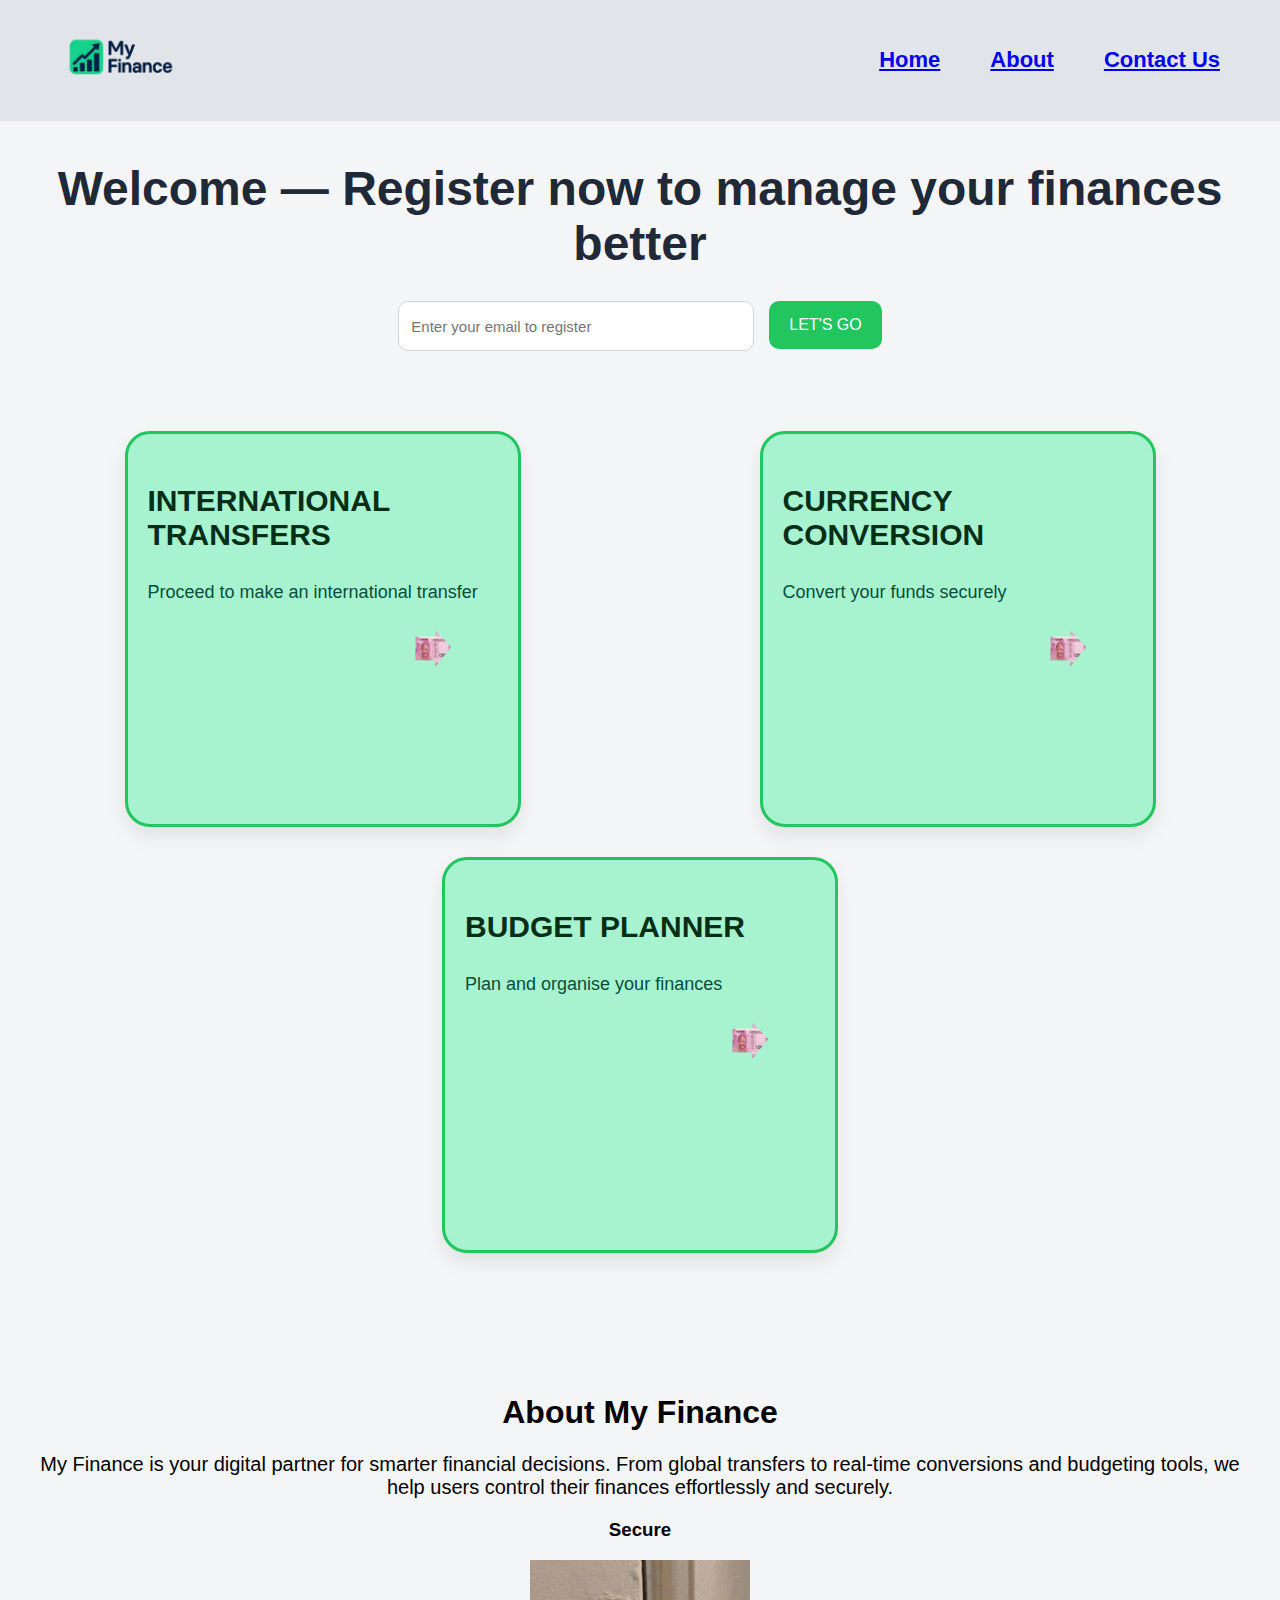
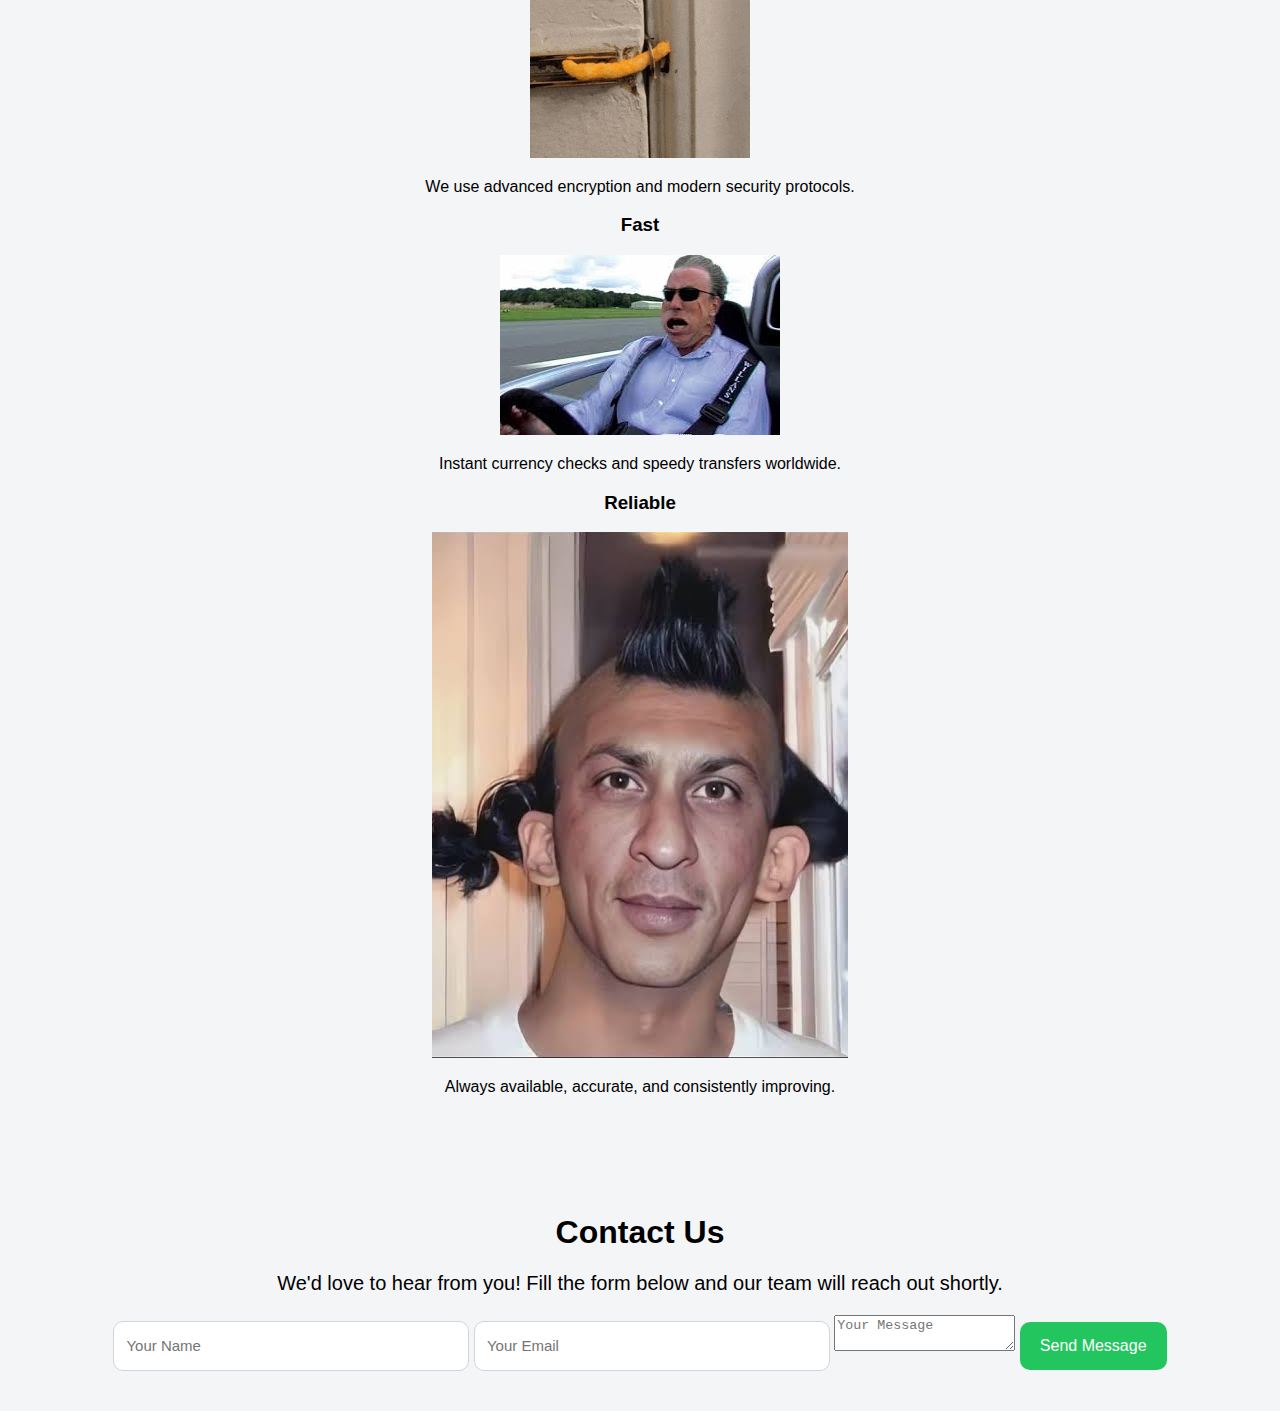
<file: index.html>
<!DOCTYPE html>
<html lang="en">
<head>

<meta charset="UTF-8">
<meta name="viewport" content="width=device-width, initial-scale=1.0">
<title>My Finance</title>
<script src="script.js"></script>
<link rel="stylesheet" href="style.css">
</head>


<body>

<!-- Navbar section -->
<div class="navbar">
    <div class="logo"><img src="assests/ChatGPT_Image_Nov_15__2025__03_32_22_PM-removebg-preview.png"></div>
    <div class="list">
        <a href="#home">Home</a>
        <a href="#about">About</a>
        <a href="#contact">Contact Us</a>
    </div>
</div>

<!-- Home section -->
<div id="home" class="section">
    <div class="h1">Welcome — Register now to manage your finances better</div>
    <div class="regis">
        <input type="text" placeholder="Enter your email to register">
        <button>LET'S GO</button>
    </div>

    <div class="cards">
        <div class="card transfer" onclick="trans()">
            <h3>INTERNATIONAL TRANSFERS</h3>
            <h5>Proceed to make an international transfer</h5>
            <img class="img1" src="assests/note arrowremovebg-preview.png">
        </div>

        <div class="card converter" onclick="currency()">
            <h3>CURRENCY CONVERSION</h3>
            <h5>Convert your funds securely</h5>
            <img class="img2" src="assests/note arrowremovebg-preview.png">
        </div>

        <div class="card planner">
            <h3>BUDGET PLANNER</h3>
            <h5>Plan and organise your finances</h5>
            <img class="img3" src="assests/note arrowremovebg-preview.png">
        </div>
    </div>
</div>

<!-- about section -->
<div id="about" class="section about">
    <h1>About My Finance</h1>
    <p style="font-size: 20px;">My Finance is your digital partner for smarter financial decisions. From global transfers to real-time conversions and budgeting tools, we help users control their finances effortlessly and securely.</p>

    <div class="about-grid">
        <div class="abt-card">
            <h3>Secure</h3>
            <img src="assests/xd.gif" alt="lockimage">
            <p>We use advanced encryption and modern security protocols.</p>
        </div>
        <div class="abt-card">
            <h3>Fast</h3>
            <img src="assests/fast.jpeg" alt="">
            <p>Instant currency checks and speedy transfers worldwide.</p>
        </div>
        <div class="abt-card">
            <h3>Reliable</h3>
            <img src="assests/hakla.webp" alt="">
            <p>Always available, accurate, and consistently improving.</p>
        </div>
    </div>
</div>

<!-- contact sectiom -->

<div id="contact" class="section contact">
    <h1>Contact Us</h1>
    <p style="font-size: 20px;" >We'd love to hear from you! Fill the form below and our team will reach out shortly.</p>

    <div class="contact-box">
        <input type="text" placeholder="Your Name">
        <input type="email" placeholder="Your Email">
        <textarea placeholder="Your Message"></textarea>
        <button>Send Message</button>
    </div>
</div>
</body>
</html>
</file>
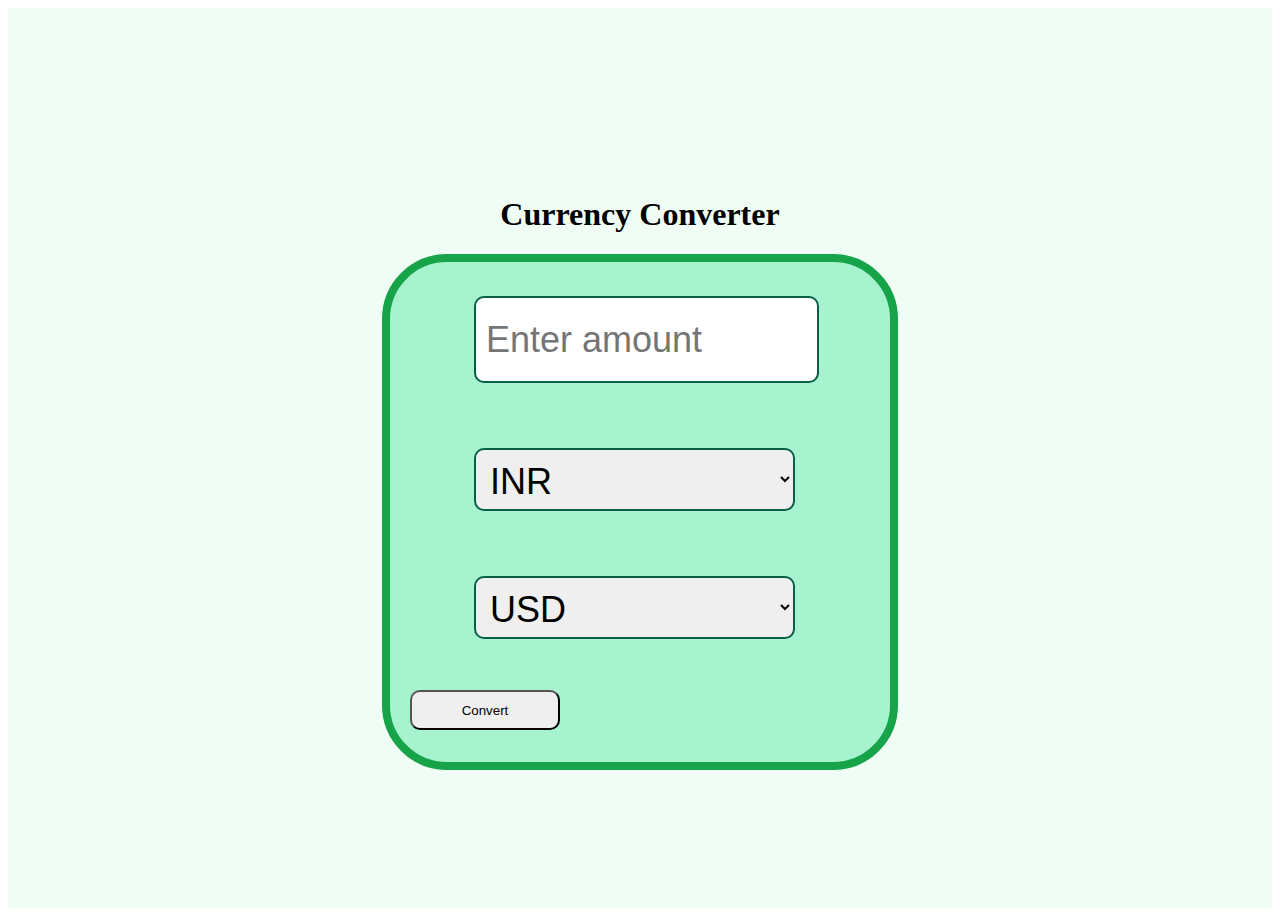
<file: currency.html>
<!DOCTYPE html>
<html lang="en">
<head>
    <meta charset="UTF-8">
    <meta name="viewport" content="width=device-width, initial-scale=1.0">
    <title>Document</title>
    <script src="script.js"></script>
</head>
<style>
    h1{
        text-align: center;
        margin-top: 50px;
    }
    .body{
        display: flex;
        justify-content: center;
        align-items: center;
        height: 100vh;
        background-color: #F0FDF4;
    }
    .conv{
        width: 500px;
        height: 500px;
        background-color:#A7F3D0;
        border-radius: 65px;
        border: 8px solid #16A34A;
    }
 input, select {
    width: 321px;
    height: 63px;
    margin: 34px 8px 31px 84px;
    border-radius: 10px;
    border: 2px solid #065F46;
    font-size: 36px;
    padding: 10px;
}
p {
    margin: -59px -138px -37px 33px;
    text-align: center;
    font-size: 24px;
    font-weight: bold;
}
    button{
        width: 150px;
        height: 40px;
        margin: 20px;
        border-radius: 10px;            }
</style>
<body>
  
    <div class="body">
        <div>
            <h1>Currency Converter</h1>
        <div class="conv">
            
            <input type="number" id="amount" placeholder="Enter amount">

    <label></label>
    <select id="fromCurrency">
      <option >INR</option>
      <option >USD</option>
      <option >EUR</option>
    </select>

    <label></label>
    <select id="toCurrency">
      <option>USD</option>
      <option >INR</option>
      <option >EUR</option>
    </select>

    <button onclick="convert()">Convert</button>

    <p id="result"></p>
  </div>

        </div>
        
    </div>
    
</body>

</html>
</file>
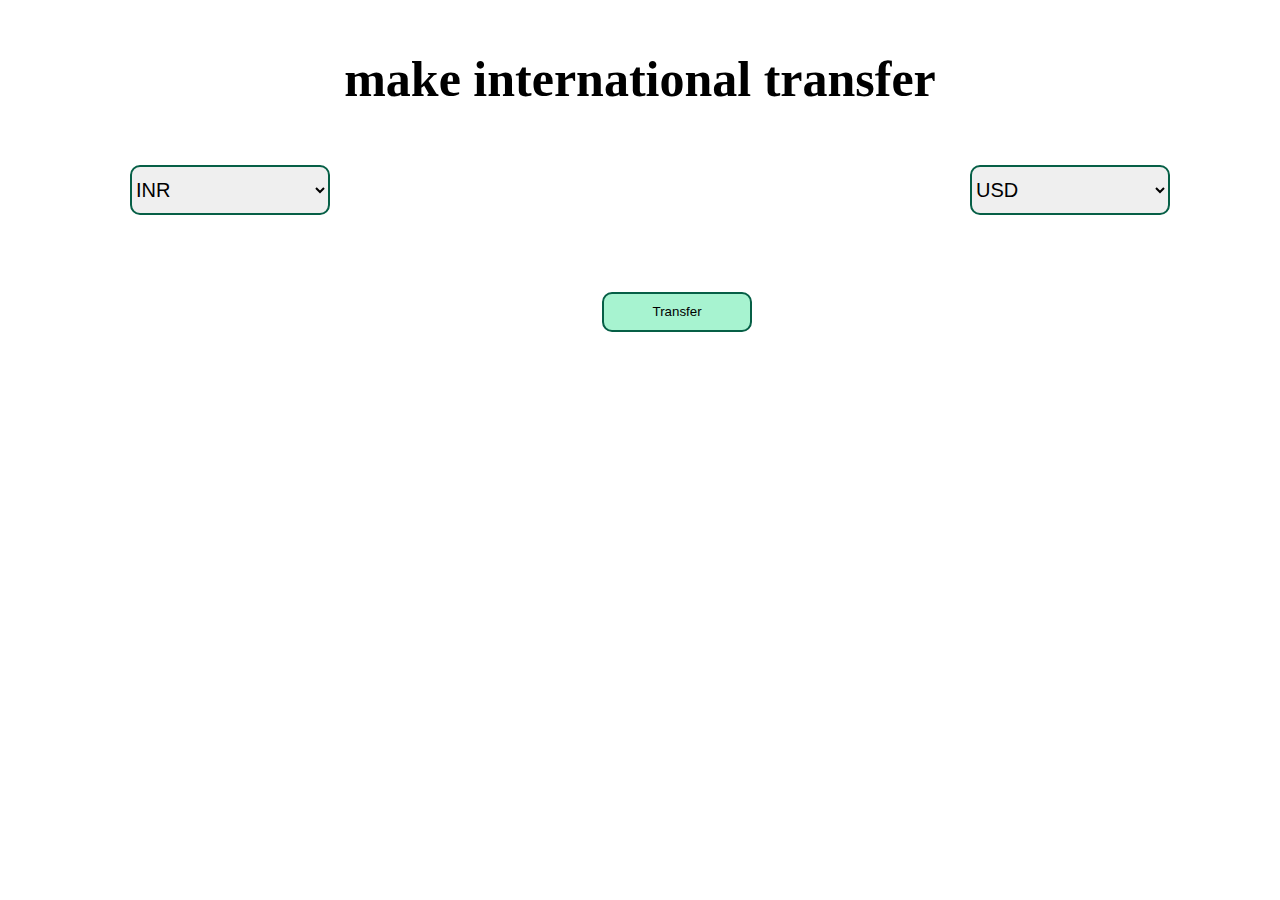
<file: transfer.html>
<!DOCTYPE html>
<html lang="en">
<head>
    <meta charset="UTF-8">
    <meta name="viewport" content="width=device-width, initial-scale=1.0">
    <title>Document</title>
    <script src="script.js"></script>
</head>
<style>
    .centre{
        display: flex;
        align-items: center;
        width: 100%;
        height: 100px;
        justify-content: space-between;
    }
.left select, .right select {
    margin: 7px 102px 11px 122px;
    width: 200px;
    height: 50px;
    font-size: 20px;
    border-radius: 10px;
    border: 2px solid #065F46;

}
h1{
    text-align: center;
    margin-top: 50px;
    font-weight: bold;
    font-size: 50px;
}
button{
    width: 150px;
    height: 40px;
    margin-left: 47%;
    border-radius: 10px;          
    background-color:#A7F3D0;
 border: 2px solid #065F46;
margin-top: 50px;
}
p{
        margin: 13px 41px 39px 1500px;
}
img{
    width: 200px;
    height: 200px;
    margin-left: 45%;
    opacity: 0;
}
 </style>
<body>
        <h1>make international transfer</h1>
<div class="centre">

    <div class="left">
        <select id="fromCurrency">
        <option >INR</option>
         <option >USD</option>
        <option >EUR</option>
        </select>
    </div>
    <div class="right">
        <select id="toCurrency">
        <option >USD</option>
         <option >INR</option>
        <option >EUR</option>
        </select>
    </div>
</div>
<div class="but">
    <button onclick="transfer()">Transfer</button>
</div>
<img src="assests/ChatGPT Image Dec 7, 2025, 07_15_11 PM.png" alt="" srcset="" id="sucess" >
<p class="pop"></p>

    
</body>
</html>
</file>
<file: style.css>
body {
    margin: 0;
    padding: 0;
    font-family: "Poppins", sans-serif;
    background: #F7F8FA;
}

/* NAVBAR */
.navbar {
    display: flex;
    justify-content: space-between;
    align-items: center;
    padding: 0 60px;
    height: 120px;
    color: #1F2937;
    background-color: #F4F5F7;
    border-bottom: 1px solid #E1E5EA;
}

.navbar:hover {
    background-color: #E1E5EA;
}

/* LOGO */
.logo img {
    height: 120px;
    width: auto;
}

/* NAV LIST */
.list {
    display: flex;
    gap: 50px;
    font-size: 22px;
    font-weight: 600;
}

.list div {
    cursor: pointer;
    transition: 0.2s;
}

.list div:hover {
    color: #4F9CF9;
}

/* SECTION */
.section {
    padding: 40px 20px;
    text-align: center;
    background-color: #F4F5F7;
}

/* MAIN HEADING */
.h1 {
    font-size: 48px;
    font-weight: 800;
    color: #1F2937;
    margin-bottom: 30px;
}

/* REGISTER INPUT + BUTTON */
.regis {
    display: flex;
    justify-content: center;
    gap: 15px;
    margin-bottom: 40px;
}

input {
    border-radius: 10px;
    border: 1px solid #D1D5DB;
    width: 340px;
    height: 46px;
    padding-left: 12px;
    font-size: 15px;
    background: #FFFFFF;
    transition: 0.2s;
}

input:focus {
    outline: none;
    border-color: #4F9CF9;
    box-shadow: 0 0 0 3px rgba(79,156,249,0.2);
}

/* BUTTON */
button {
    padding: 0 20px;
    background-color: #22C55E;
    color: white;
    border: none;
    cursor: pointer;
    height: 48px;
    font-size: 16px;
    border-radius: 10px;
    transition: 0.2s;
}

button:hover {
    background-color: #16A34A;
}

/* CARDS SECTION */
.cards {
    display: flex;
    justify-content: space-around;
    flex-wrap: wrap;
    padding: 40px 0;
    gap: 30px;
}

.card {
    width: 350px;
    height: 350px;
    padding: 20px;
    border-radius: 25px;
    background-color: #A7F3D0;
    border: 3px solid #22C55E;
    box-shadow: 0 10px 20px rgba(0,0,0,0.08);
    transition: 0.3s ease-in-out;
    text-align: left;
}

.card:hover {
    transform: scale(1.05);
    box-shadow: 0 18px 30px rgba(0,0,0,0.12);
}

.card h3 {
    font-size: 30px;
    font-weight: 700;
    color: #052e16;
}

.card h5 {
    font-size: 18px;
    font-weight: 400;
    margin-bottom: 40px;
    color: #064e3b;
}

/* CARD ICONS */
.img1, .img2, .img3 {
    height: 48px;
    width: 48px;
    margin-left: 260px;
    margin-top: -20px;
}
</file>
